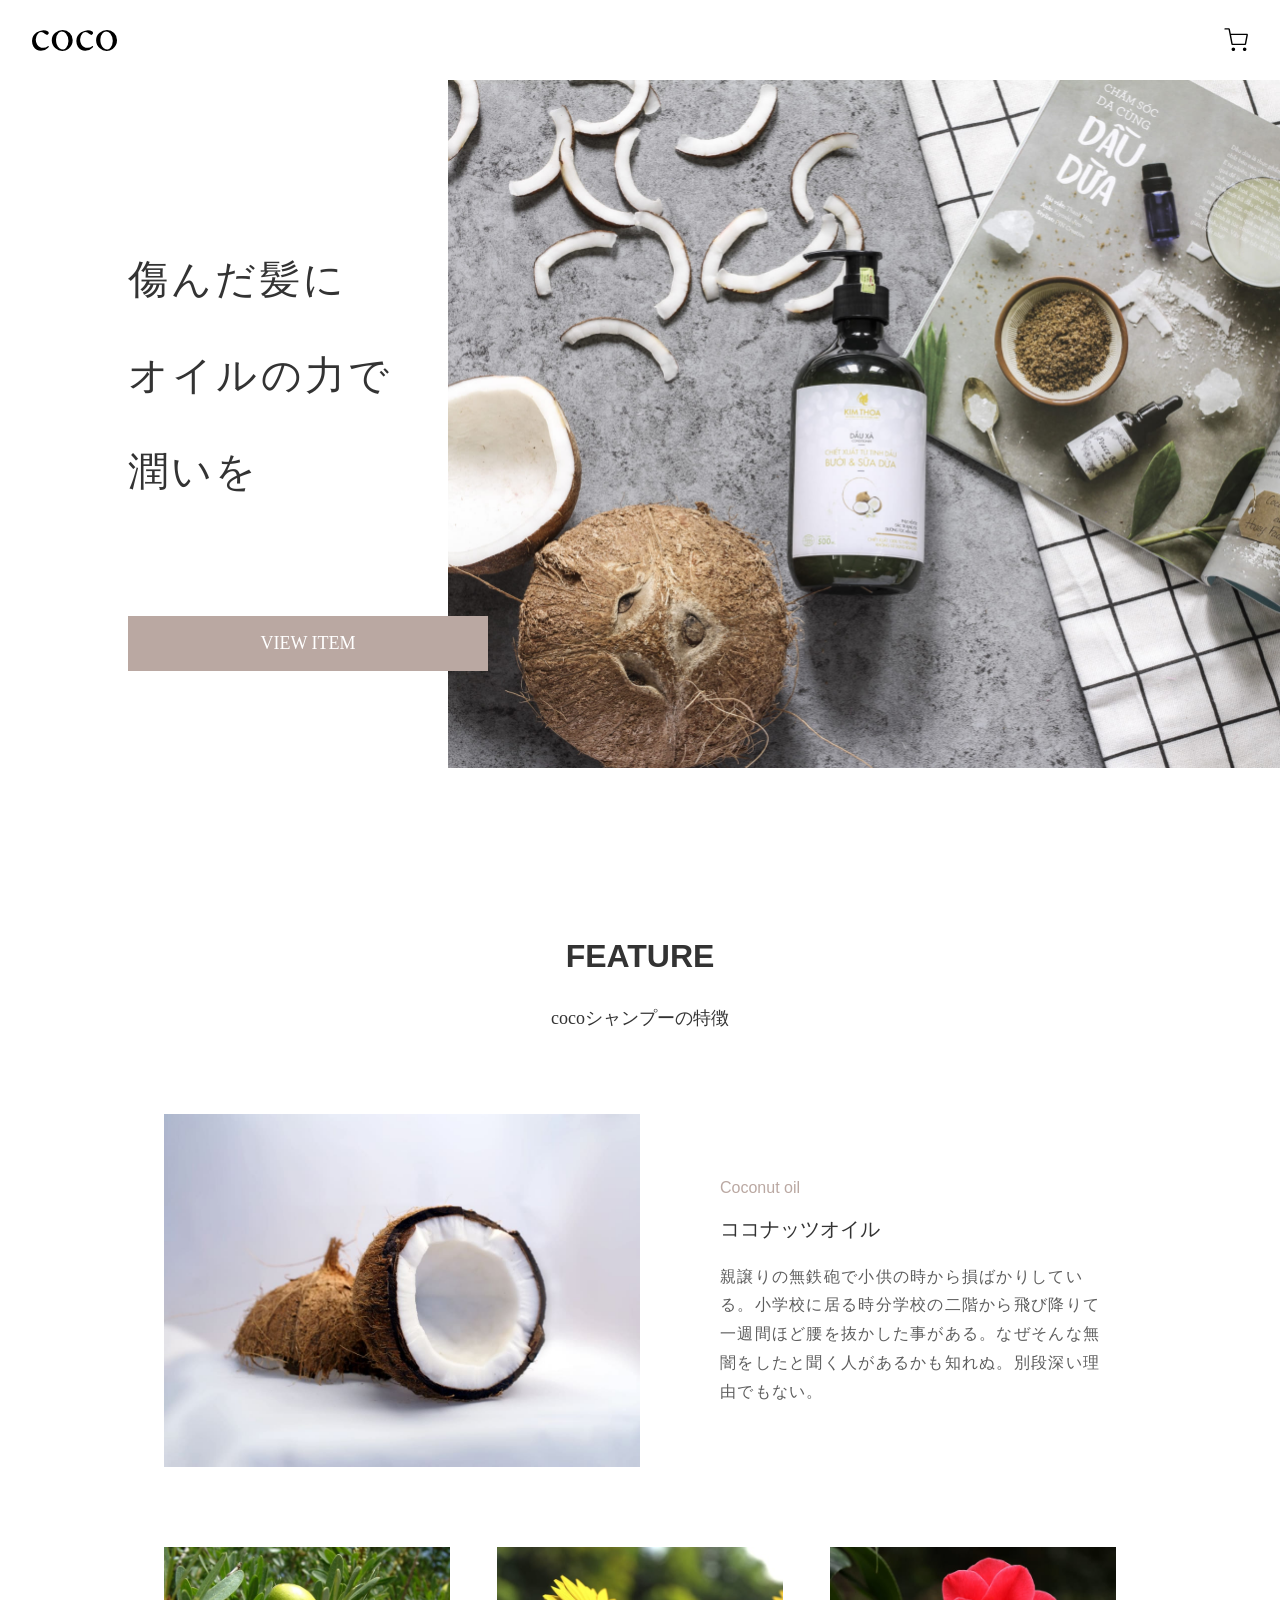
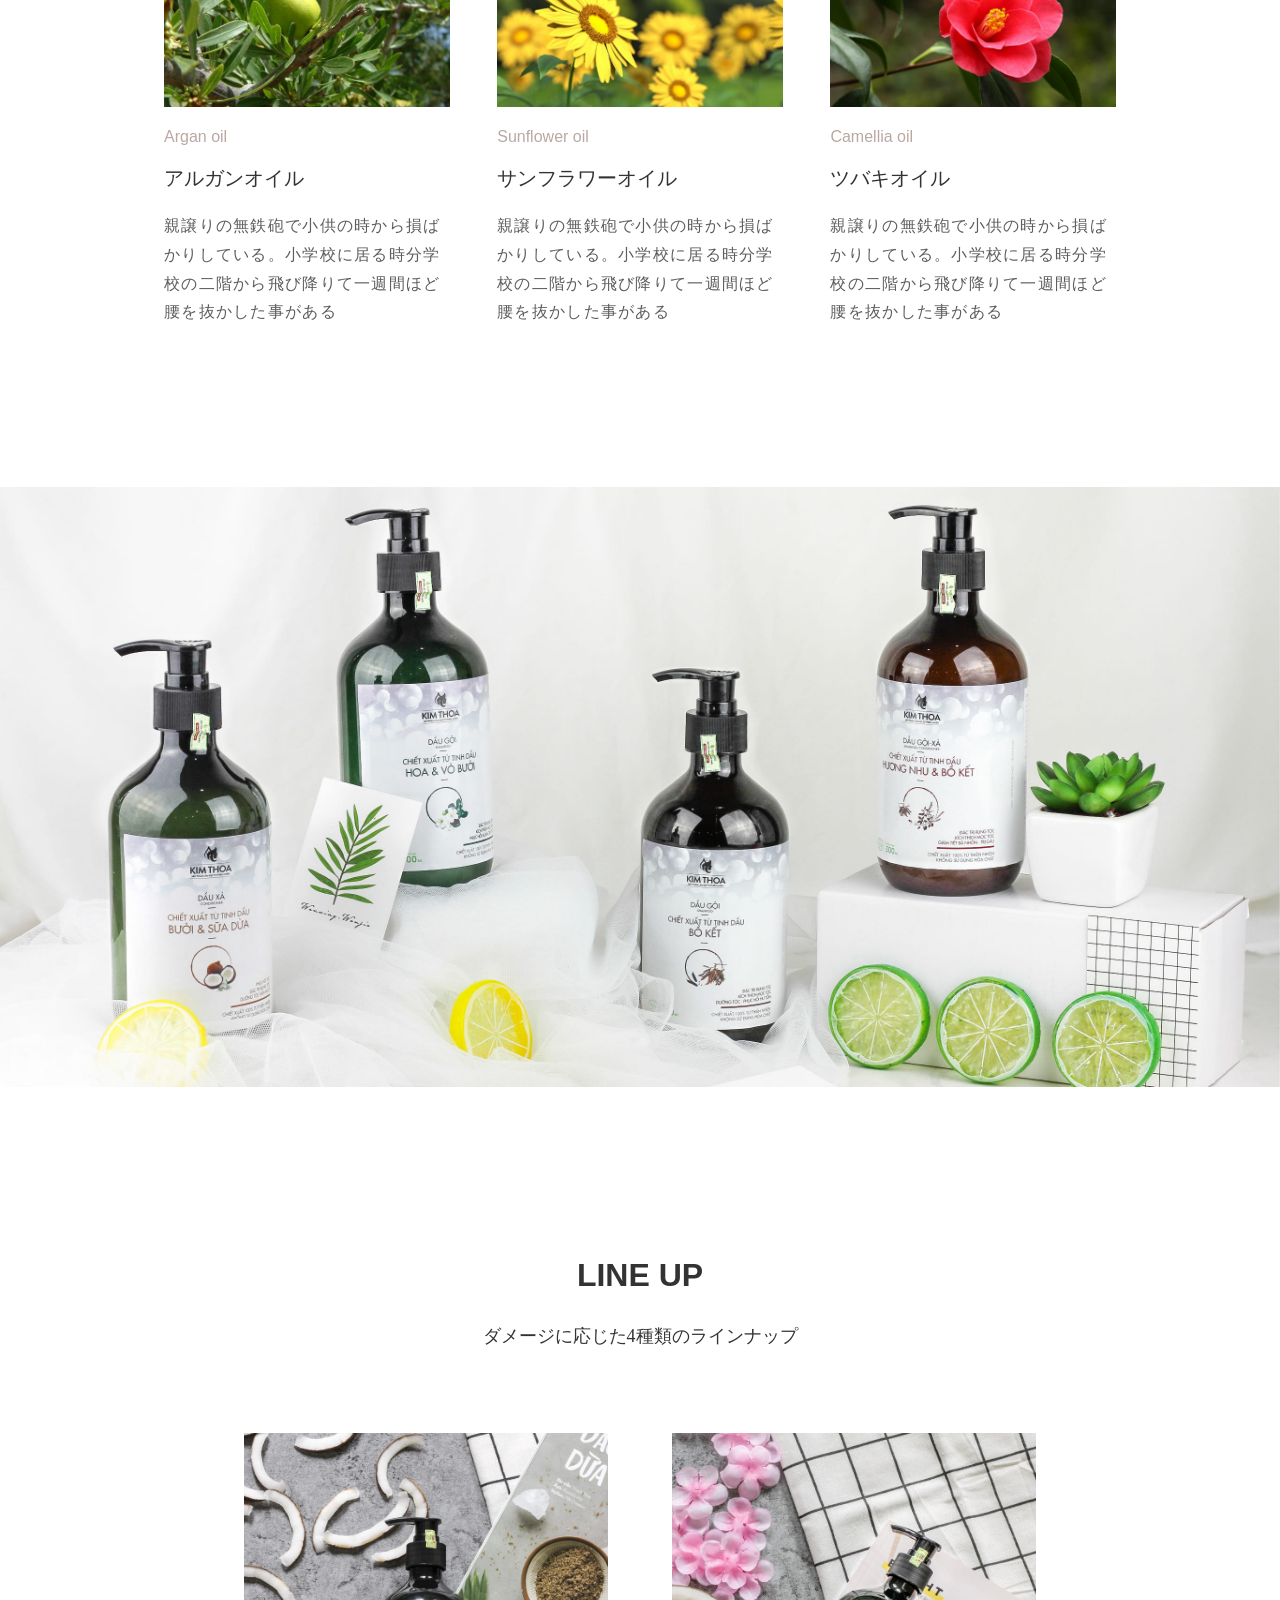
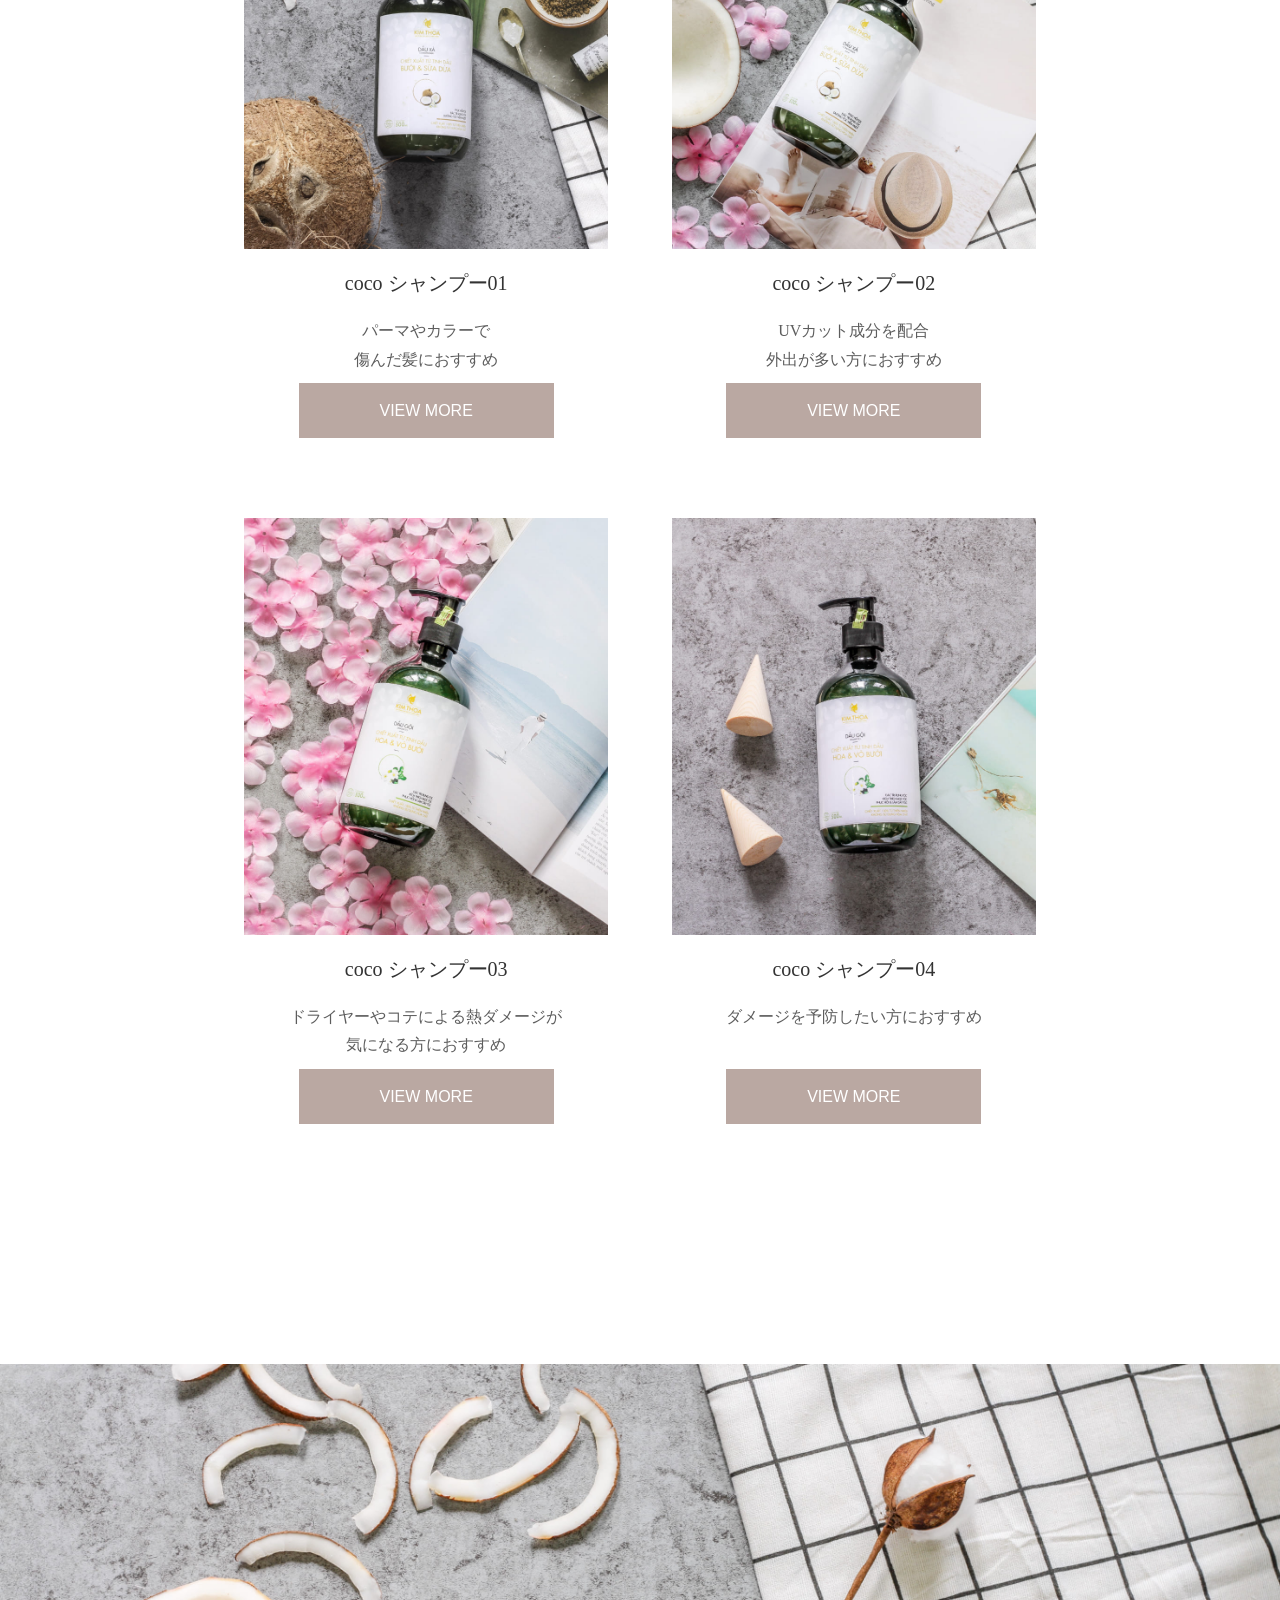
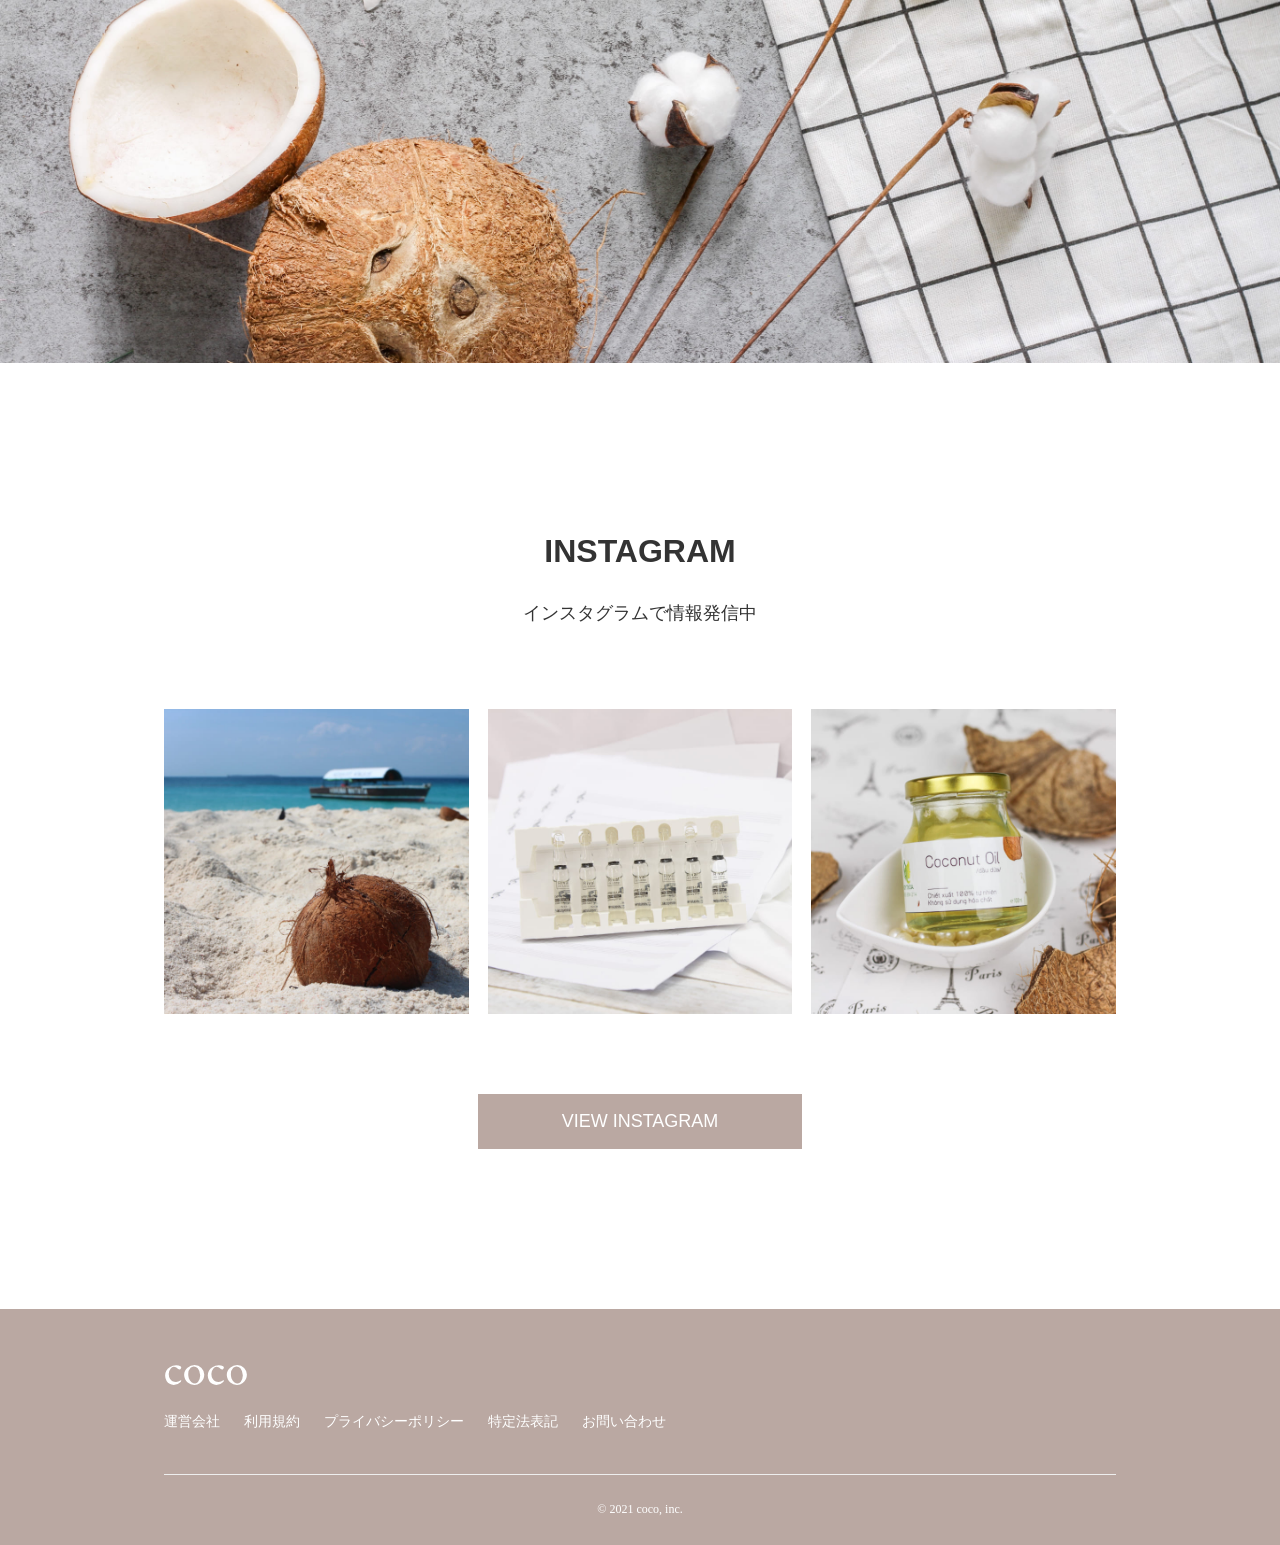
<file: index.html>
<!DOCTYPE html>
<html lang="ja">

<head>
  <meta charset="UTF-8">
  <meta name="viewport" content="width=device-width, initial-scale=1.0">
  <title>Coco_design</title>
  <link href="assets/css/style.min.css" rel="stylesheet" media="all">
</head>

<body>
  <!--   header   -->
  <header id="header">
    <div class="header">
      <h1 class="logo">
        <a href="index.html">
          <img src="./assets/img/logo.svg" alt="COCO">
        </a>
      </h1>
      <div class="nav">
        <a href="product.html">
          <img src="./assets/img/icon-cart.svg" alt="カート">
        </a>
      </div>
    </div>
  </header>

  <main>
    <!--   FV   -->
    <section class="fv">
      <div class="fv__container">
        <div class="fv__container__img">
          <img class="img pci" src="./assets/img/bg-top-kv@2x.jpg" alt="cocoシャンプーのイメージ写真">
          <img class="img spi" src="./assets/img/bg-top-kv-sp@2x.jpg" alt="cocoシャンプーのイメージ写真">
        </div>
        <div class="fv__container__catch">
          <div class="fv__container__catch__text">
            <h2>傷んだ髪に
              <br>オイルの力で
              <br>潤いを
            </h2>
          </div>
          <div>
            <a class="fv__container__catch__btn" href="#">VIEW ITEM</a>
          </div>
        </div>
      </div>
    </section>

    <!--   FEATURE   -->
    <section id="feature" class="wrapper">
      <div class="title">
        <h2 class="en">FEATURE</h2>
        <p>cocoシャンプーの特徴</p>
      </div>
      <div class="feature">
        <div class="feature__list01">
          <div class="feature__list01__img">
            <div class="feature-img"><img src="./assets/img/pic-top-feature-coconut@2x.jpg" alt="ココナッツの写真"></div>
          </div>
          <div class="feature__list01__text">
            <p class="feature-title-sup en">Coconut oil</p>
            <h3 class="feature-title">ココナッツオイル</h3>
            <p class="feature-text">親譲りの無鉄砲で小供の時から損ばかりしている。小学校に居る時分学校の二階から飛び降りて一週間ほど腰を抜かした事がある。なぜそんな無闇をしたと聞く人があるかも知れぬ。別段深い理由でもない。</p>
          </div>
        </div>
        <div class="feature__list02">
          <ul>
            <li>
              <div class="feature-img"><img src="./assets/img/pic-top-feature-argan@2x.jpg" alt="アルガンオリーブの写真"></div>
              <p class="feature-title-sup en">Argan oil</p>
              <h3 class="feature-title">アルガンオイル</h3>
              <p class="feature-text">親譲りの無鉄砲で小供の時から損ばかりしている。小学校に居る時分学校の二階から飛び降りて一週間ほど腰を抜かした事がある</p>
            </li>
            <li>
              <div class="feature-img"><img src="./assets/img/pic-top-feature-sunflower@2x.jpg" alt="サンフラワーの写真"></div>
              <p class="feature-title-sup en">Sunflower oil</p>
              <h3 class="feature-title">サンフラワーオイル</h3>
              <p class="feature-text">親譲りの無鉄砲で小供の時から損ばかりしている。小学校に居る時分学校の二階から飛び降りて一週間ほど腰を抜かした事がある</p>
            </li>
            <li>
              <div class="feature-img"><img src="./assets/img/pic-top-feature-camellia@2x.jpg" alt="ツバキの写真"></div>
              <p class="feature-title-sup en">Camellia oil</p>
              <h3 class="feature-title">ツバキオイル</h3>
              <p class="feature-text">親譲りの無鉄砲で小供の時から損ばかりしている。小学校に居る時分学校の二階から飛び降りて一週間ほど腰を抜かした事がある</p>
            </li>
          </ul>
        </div>
      </div>
    </section>

    <!--   IMG   -->
    <div class="img"><img src="./assets/img/bg-lineup@2x.jpg" alt="商品の写真"></div>
    <!-- <div class="img spi"><img src="./assets/img/bg-lineup-sp@2x.jpg" alt="商品の写真"></div> -->

    <!--   LINE UP   -->
    <section id="line-up" class="inner">
      <div class="title">
        <h2 class="en">LINE UP</h2>
        <p>ダメージに応じた4種類のラインナップ</p>
      </div>
      <div class="line-up">
        <ul>
          <li>
            <div class="line-up__img"><img src="./assets/img/pic-product@2x.jpg" alt="シャンプー01の画像"></div>
            <h3 class="line-up__title">coco シャンプー01</h3>
            <p class="line-up__text">パーマやカラーで
              <br>傷んだ髪におすすめ
            </p>
            <a class="line-up__btn en" href="product.html">VIEW MORE</a>
          </li>
          <li>
            <div class="line-up__img"><img src="./assets/img/pic-product02@2x.jpg" alt="シャンプー02の画像"></div>
            <h3 class="line-up__title">coco シャンプー02</h3>
            <p class="line-up__text">UVカット成分を配合
              <br>外出が多い方におすすめ
            </p>
            <a class="line-up__btn en" href="product.html">VIEW MORE</a>
          </li>
          <li>
            <div class="line-up__img"><img src="./assets/img/pic-product03@2x.jpg" alt="シャンプー03の画像"></div>
            <h3 class="line-up__title">coco シャンプー03</h3>
            <p class="line-up__text">ドライヤーやコテによる熱ダメージが
              <br>気になる方におすすめ
            </p>
            <a class="line-up__btn en" href="product.html">VIEW MORE</a>
          </li>
          <li>
            <div class="line-up__img"><img src="./assets/img/pic-product04@2x.jpg" alt="シャンプー04の画像"></div>
            <h3 class="line-up__title">coco シャンプー04</h3>
            <p class="line-up__text">ダメージを予防したい方におすすめ</p>
            <a class="line-up__btn en" href="product.html">VIEW MORE</a>
          </li>
        </ul>
      </div>
    </section>

    <!--   IMG   -->
    <div class="img"><img src="./assets/img/bg-instagram@2x.jpg" alt="オーガニックのイメージ写真"></div>
    <!-- <div class="img spi"><img src="./assets/img/bg-instagram-sp@2x.jpg" alt="オーガニックのイメージ写真"></div> -->

    <!--   INSTAGRAM   -->
    <section id="instagram" class="wrapper">
      <div class="title">
        <h2 class="en">INSTAGRAM</h2>
        <p>インスタグラムで情報発信中</p>
      </div>
      <div class="instagram">
        <ul>
          <li>
            <img src="./assets/img/pic-top-instagram-post@2x.jpg" alt="砂浜のココナッツと海の写真">
          </li>
          <li>
            <img src="./assets/img/pic-top-instagram-post02@2x.jpg" alt="オイルの写真">
          </li>
          <li>
            <img src="./assets/img/pic-top-instagram-post03@2x.jpg" alt="ココナッツオイルの写真">
          </li>
        </ul>
      </div>
      <a class="instagram__btn en" href="#">VIEW INSTAGRAM</a>
    </section>
  </main>

  <!--   footer   -->
  <footer id="footer">
    <div class="footer">
      <div class="wrapper">
        <div class="logo-white"><img src="./assets/img/logo-white.svg" alt="COCO"></div>
        <div class="nav">
          <ul>
            <li><a href="#">運営会社</a></li>
            <li><a href="#">利用規約</a></li>
            <li><a href="#">プライバシーポリシー</a></li>
            <li><a href="#">特定法表記</a></li>
            <li><a href="#">お問い合わせ</a></li>
          </ul>
        </div>
        <div class="copyright">
          <p>&copy; 2021 coco, inc.</p>
        </div>
      </div>
    </div>
  </footer>

  <!--
  --------------------------------------
  ------------------- jsファイル読み込み
  --------------------------------------
  -->
  <script src="assets/js/jquery-3.1.0.min.js"></script>
  <script src="assets/js/common.js"></script>
</body>

</html>
</file>
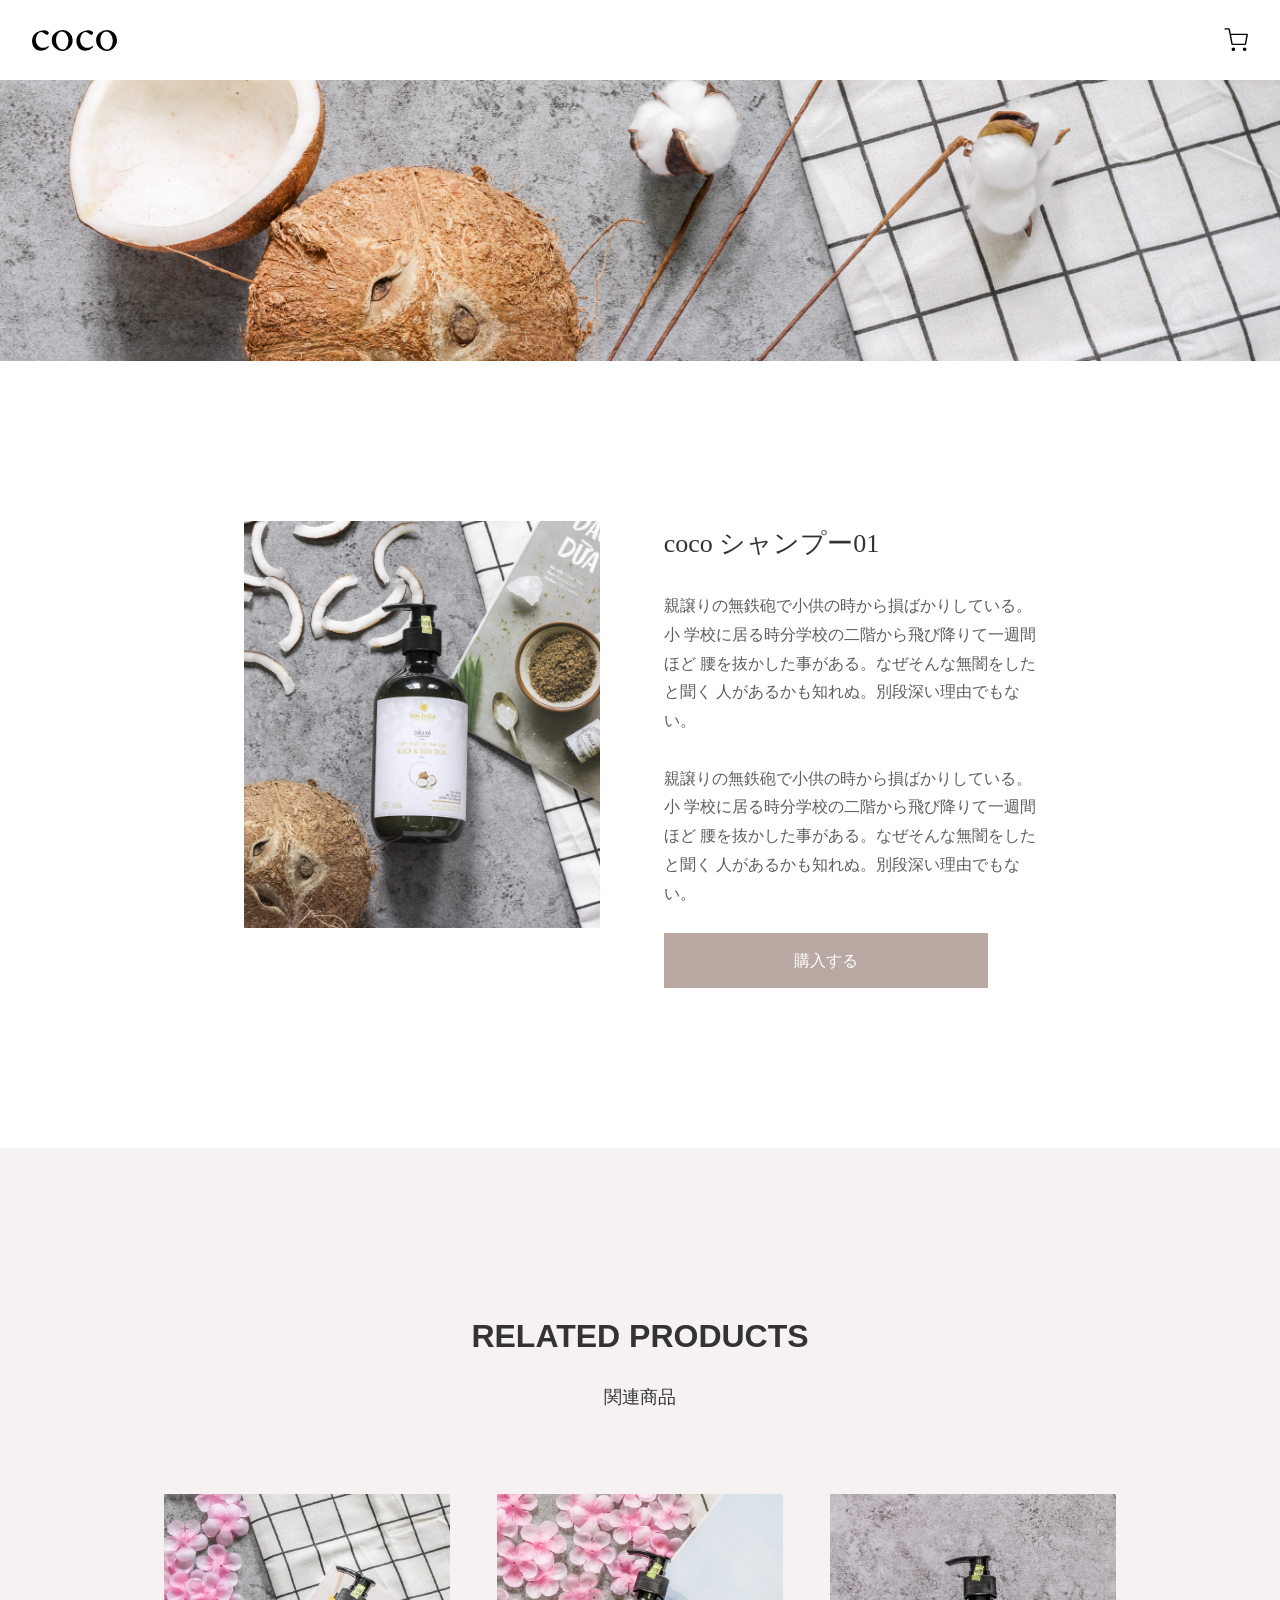
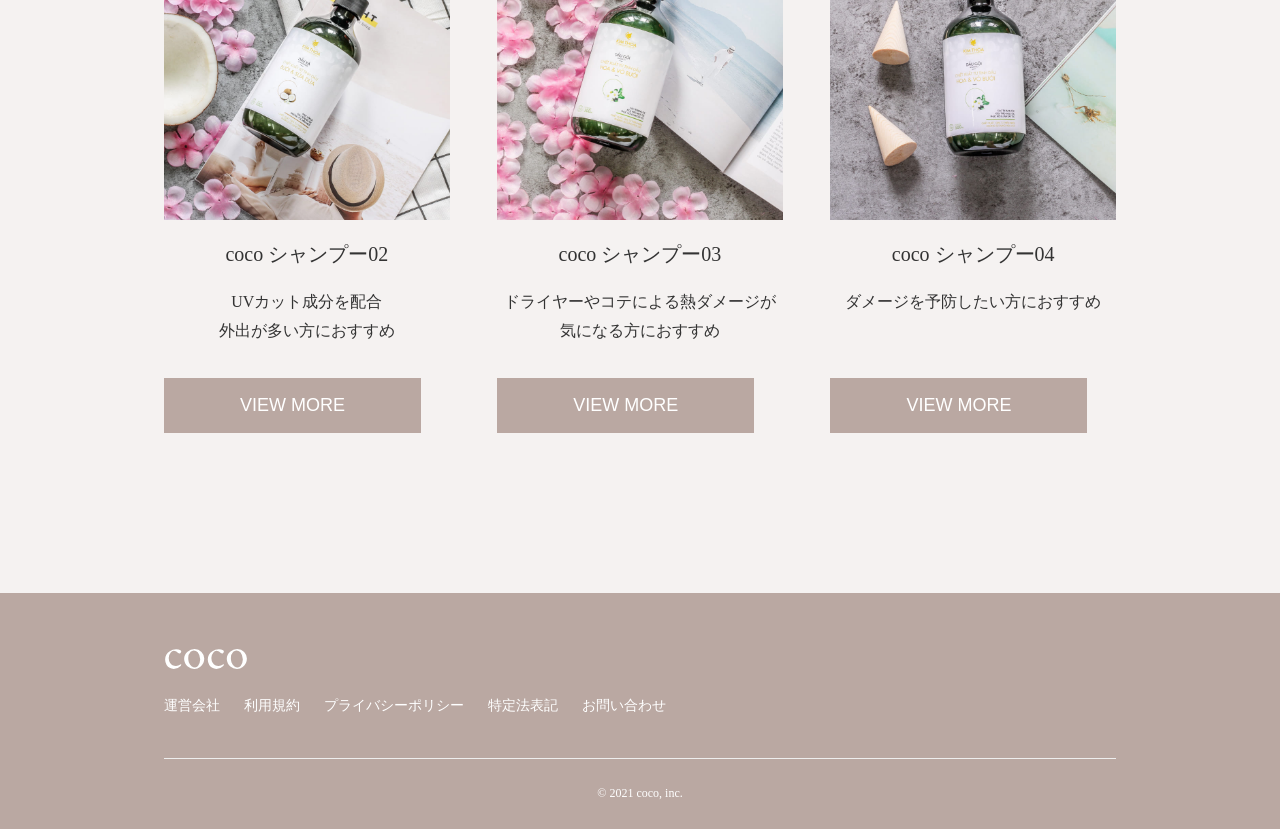
<file: product.html>
<!DOCTYPE html>
<html lang="ja">

<head>
    <meta charset="UTF-8">
    <meta name="viewport" content="width=device-width, initial-scale=1.0">
    <title>Coco_design</title>
    <link href="assets/css/style.min.css" rel="stylesheet" media="all">

</head>

<body>
    <!--   header   -->
    <header id="header">
        <div class="header">
            <h1 class="logo">
                <a href="index.html">
                    <img src="./assets/img/logo.svg" alt="COCO">
                </a>
            </h1>
            <div class="nav">
                <a href="product.html">
                    <img src="./assets/img/icon-cart.svg" alt="カート">
                </a>
            </div>
        </div>
    </header>

    <main>
        <!--   mainvisual   -->
        <div id="mainvisual">
            <img class="pci" src="./assets/img/bg-product-kv@2x.jpg" alt="オーガニックのイメージ写真">
            <img class="spi" src="./assets/img/bg-product-kv-sp@2x.jpg" alt="オーガニックのイメージ写真">
        </div>

        <!--   content   -->
        <section id="content">
            <div class="content inner">
                <div class="content__img">
                    <img src="./assets/img/pic-product@2x.jpg" alt="シャンプー01の画像">
                </div>
                <div class="content__text">
                    <h2>coco シャンプー01</h2>
                    <p>親譲りの無鉄砲で小供の時から損ばかりしている。小 学校に居る時分学校の二階から飛び降りて一週間ほど 腰を抜かした事がある。なぜそんな無闇をしたと聞く 人があるかも知れぬ。別段深い理由でもない。
                        <br><br>親譲りの無鉄砲で小供の時から損ばかりしている。小 学校に居る時分学校の二階から飛び降りて一週間ほど 腰を抜かした事がある。なぜそんな無闇をしたと聞く 人があるかも知れぬ。別段深い理由でもない。
                    </p>
                    <a class="content__text__btn" href="#">購入する</a>
                </div>
            </div>
        </section>

        <!--   RELATED PRODUCTS   -->
        <section id="related">
            <div class="title">
                <h2 class="en">RELATED PRODUCTS</h2>
                <p>関連商品</p>
            </div>
            <div class="related wrapper">
                <ul>
                    <li>
                        <img src="./assets/img/pic-product02@2x.jpg" alt="シャンプー02の画像">
                        <h3 class="related__title">coco シャンプー02</h3>
                        <p class="related__text">UVカット成分を配合
                            <br>外出が多い方におすすめ
                        </p>
                        <a class="related__btn en" href="#">VIEW MORE</a>
                    </li>
                    <li>
                        <div class="related__img"><img src="./assets/img/pic-product03@2x.jpg" alt="シャンプー03の画像"></div>
                        <h3 class="related__title">coco シャンプー03 </h3>
                        <p class="related__text">ドライヤーやコテによる熱ダメージが
                            <br>気になる方におすすめ
                        </p>
                        <a class="related__btn en" href="#">VIEW MORE</a>
                    </li>
                    <li>
                        <div class="related__img"><img src="./assets/img/pic-product04@2x.jpg" alt="シャンプー04の画像"></div>
                        <h3 class="related__title">coco シャンプー04</h3>
                        <p class="related__text">ダメージを予防したい方におすすめ</p>
                        <a class="related__btn en" href="#">VIEW MORE</a>
                    </li>
                </ul>


            </div>
        </section>



    </main>

    <!--   footer   -->
    <footer id="footer">
        <div class="footer">
            <div class="wrapper">
                <div class="logo-white"><img src="./assets/img/logo-white.svg" alt="COCO"></div>
                <div class="nav">
                    <ul>
                        <li><a href="#">運営会社</a></li>
                        <li><a href="#">利用規約</a></li>
                        <li><a href="#">プライバシーポリシー</a></li>
                        <li><a href="#">特定法表記</a></li>
                        <li><a href="#">お問い合わせ</a></li>
                    </ul>
                </div>
                <div class="copyright">
                    <p>&copy; 2021 coco, inc.</p>
                </div>
            </div>
        </div>
    </footer>
</body>

</html>
</file>
<file: assets/css/style.min.css>
/*! destyle.css v3.0.2 | MIT License | https://github.com/nicolas-cusan/destyle.css */*,::before,::after{-webkit-box-sizing:border-box;box-sizing:border-box;border-width:0;border-style:solid}html{line-height:1.15;-webkit-text-size-adjust:100%;-webkit-tap-highlight-color:rgba(0,0,0,0)}body{margin:0}main{display:block}p,table,blockquote,address,pre,iframe,form,figure,dl{margin:0}h1,h2,h3,h4,h5,h6{margin:0;font-size:inherit;font-weight:inherit}ul,ol{margin:0;padding:0;list-style:none}dt{font-weight:bold}dd{margin-left:0}hr{clear:both;overflow:visible;-webkit-box-sizing:content-box;box-sizing:content-box;height:0;margin:0;color:inherit;border-top-width:1px}pre{font-family:monospace,monospace;font-size:inherit}address{font-style:inherit}a{text-decoration:none;color:inherit;background-color:rgba(0,0,0,0)}abbr[title]{text-decoration:underline dotted;-webkit-text-decoration:underline dotted}b,strong{font-weight:bolder}code,kbd,samp{font-family:monospace,monospace;font-size:inherit}small{font-size:80%}sub,sup{position:relative;vertical-align:baseline;font-size:75%;line-height:0}sub{bottom:-0.25em}sup{top:-0.5em}svg,img,embed,object,iframe{vertical-align:bottom}button,input,optgroup,select,textarea{margin:0;padding:0;text-align:inherit;vertical-align:middle;text-transform:inherit;color:inherit;border-radius:0;background:rgba(0,0,0,0);font:inherit;-webkit-appearance:none;-moz-appearance:none;appearance:none}[type=checkbox]{-webkit-appearance:checkbox;-moz-appearance:checkbox;appearance:checkbox}[type=radio]{-webkit-appearance:radio;-moz-appearance:radio;appearance:radio}button,[type=button],[type=reset],[type=submit]{cursor:pointer}button:disabled,[type=button]:disabled,[type=reset]:disabled,[type=submit]:disabled{cursor:default}:-moz-focusring{outline:auto}select:disabled{opacity:inherit}option{padding:0}fieldset{min-width:0;margin:0;padding:0}legend{padding:0}progress{vertical-align:baseline}textarea{overflow:auto}[type=number]::-webkit-inner-spin-button,[type=number]::-webkit-outer-spin-button{height:auto}[type=search]{outline-offset:-2px}[type=search]::-webkit-search-decoration{-webkit-appearance:none}::-webkit-file-upload-button{font:inherit;-webkit-appearance:button}label[for]{cursor:pointer}details{display:block}summary{display:list-item}[contenteditable]:focus{outline:auto}table{border-collapse:collapse;border-color:inherit}caption{text-align:left}td,th{padding:0;vertical-align:top}th{text-align:left;font-weight:bold}html{overflow:auto;height:100%;font-family:"源ノ明朝","Noto Serif JP",serif;font-weight:400;-webkit-font-smoothing:antialiased;-moz-osx-font-smoothing:grayscale;-webkit-text-size-adjust:100%;-ms-text-size-adjust:100%}.en{font-family:"Lato",sans-serif}body{overflow:hidden;min-width:100%;text-align:left;line-height:1.8}*{outline:none}img{display:block;max-width:100%}h1,h2,h3,h4,h5,h6{font-size:100%}html{font-size:62.5%}body{color:#333;font-size:1.6rem}a,a:link{text-decoration:none}a{display:block;-webkit-transition:all .5s;transition:all .5s}a:hover{opacity:.7}.pci{display:inline}@media(max-width: 768px){.pci{display:none !important}}.spi{display:none}@media(max-width: 768px){.spi{display:inline}}.wrapper{max-width:1080px;margin:0 auto;margin-bottom:160px;padding:0 5%}@media(max-width: 900px){.wrapper{max-width:100%;margin-bottom:96px}}.inner{max-width:920px;margin:0 auto;margin-bottom:160px;padding:0 5%}@media(max-width: 900px){.inner{max-width:100%;margin-bottom:96px}}main{padding-top:80px}@media(max-width: 768px){main{padding-top:60px}}body{position:relative;min-height:100vh}.title{margin-bottom:80px;text-align:center}@media(max-width: 768px){.title{margin-bottom:48px}}.title h2{font-size:3.2rem;font-weight:700}@media(max-width: 768px){.title h2{font-size:2rem}}.title p{margin-top:16px;font-size:1.8rem}@media(max-width: 768px){.title p{margin-top:14px;font-size:1.4rem}}.header{position:fixed;z-index:10;right:0;left:0;display:-webkit-box;display:-ms-flexbox;display:flex;-webkit-box-align:center;-ms-flex-align:center;align-items:center;-webkit-box-pack:justify;-ms-flex-pack:justify;justify-content:space-between;height:80px;padding:0 32px}@media(max-width: 768px){.header{height:60px;padding:0 5%}}.header .logo{width:85px}@media(max-width: 768px){.header .logo{width:70px}}.header .nav{width:24px}.fv{margin-bottom:160px}@media(max-width: 768px){.fv{margin-bottom:175px}}.fv__container{display:-webkit-box;display:-ms-flexbox;display:flex;-webkit-box-align:center;-ms-flex-align:center;align-items:center;-webkit-box-orient:horizontal;-webkit-box-direction:reverse;-ms-flex-direction:row-reverse;flex-direction:row-reverse}@media(max-width: 768px){.fv__container{-webkit-box-align:start;-ms-flex-align:start;align-items:flex-start;-webkit-box-orient:vertical;-webkit-box-direction:normal;-ms-flex-direction:column;flex-direction:column;-webkit-box-pack:start;-ms-flex-pack:start;justify-content:flex-start}}.fv__container__img{width:calc(100% - 320px - 10%)}@media(max-width: 768px){.fv__container__img{width:100%}}.fv__container__img img{width:100%;height:688px;-o-object-fit:cover;object-fit:cover}@media(max-width: 768px){.fv__container__img img{height:auto;-o-object-fit:contain;object-fit:contain}}.fv__container__catch{width:320px}@media(max-width: 768px){.fv__container__catch{padding-left:5%}}.fv__container__catch__text h2{width:278px;margin-bottom:96px;letter-spacing:.08em;font-size:4rem;font-weight:500;line-height:2.4}@media(max-width: 768px){.fv__container__catch__text h2{margin-bottom:24px;padding-top:24px;letter-spacing:.48em;font-size:2.4rem;font-weight:500;line-height:2.2}}.fv__container__catch__btn{position:absolute;width:360px;height:55px;text-align:center;color:#fff;background-color:#baa8a2;font-size:1.8rem;line-height:55px}@media(max-width: 768px){.fv__container__catch__btn{width:260px;font-size:1.6rem}}.feature{display:-webkit-box;display:-ms-flexbox;display:flex;-webkit-box-orient:vertical;-webkit-box-direction:normal;-ms-flex-direction:column;flex-direction:column}.feature p:first-child{margin-top:0}@media(max-width: 768px){.feature p:first-child{margin-top:16px}}.feature .feature-title-sup{margin-top:16px;margin-bottom:8px;color:#baa8a2}@media(max-width: 768px){.feature .feature-title-sup{font-size:1.4rem}}.feature .feature-title{margin-bottom:16px;font-size:2rem;font-weight:500}@media(max-width: 768px){.feature .feature-title{font-size:1.8rem}}.feature .feature-text{letter-spacing:1.28px;color:#5d5d5d}@media(max-width: 768px){.feature .feature-text{font-size:1.4rem}}.feature__list01{display:-webkit-box;display:-ms-flexbox;display:flex;-webkit-box-align:center;-ms-flex-align:center;align-items:center;-webkit-box-orient:horizontal;-webkit-box-direction:normal;-ms-flex-direction:row;flex-direction:row;margin-bottom:80px}@media(max-width: 768px){.feature__list01{-webkit-box-orient:vertical;-webkit-box-direction:normal;-ms-flex-direction:column;flex-direction:column;margin-bottom:48px}}.feature__list01__img{width:50%}@media(max-width: 768px){.feature__list01__img{width:100%}}.feature__list01__text{width:50%;padding-left:80px}@media(max-width: 768px){.feature__list01__text{width:100%;padding-left:0}}.feature__list02 ul{display:-webkit-box;display:-ms-flexbox;display:flex;-webkit-box-orient:horizontal;-webkit-box-direction:normal;-ms-flex-direction:row;flex-direction:row;-webkit-box-pack:justify;-ms-flex-pack:justify;justify-content:space-between}@media(max-width: 768px){.feature__list02 ul{-webkit-box-orient:vertical;-webkit-box-direction:normal;-ms-flex-direction:column;flex-direction:column}}.feature__list02 ul li{width:30%}@media(max-width: 768px){.feature__list02 ul li{width:100%;margin-bottom:48px}}.feature__list02 ul li:last-child{margin-bottom:0}@media(max-width: 768px){.feature__list02 ul li img{width:100%}}.img img{margin-bottom:160px}@media(max-width: 768px){.img img{margin-bottom:96px}}.line-up{margin-bottom:80px}.line-up ul{display:-webkit-box;display:-ms-flexbox;display:flex;-ms-flex-wrap:wrap;flex-wrap:wrap;-webkit-box-pack:justify;-ms-flex-pack:justify;justify-content:space-between;text-align:center}@media(max-width: 768px){.line-up ul{-webkit-box-orient:vertical;-webkit-box-direction:normal;-ms-flex-direction:column;flex-direction:column}}.line-up ul li{width:46%;margin-bottom:80px}@media(max-width: 768px){.line-up ul li{width:100%;margin-bottom:48px}}.line-up ul:last-child{margin-bottom:0}.line-up__title{margin:16px 0;font-size:2rem;font-weight:500}@media(max-width: 768px){.line-up__title{font-size:1.8rem}}.line-up__text{height:50px;margin-bottom:16px;color:#5d5d5d}@media(max-width: 768px){.line-up__text{height:45px}}.line-up__btn{width:70%;height:55px;margin:0 auto;color:#fff;background:#baa8a2;line-height:55px}@media(max-width: 768px){.line-up__btn{line-height:55px}}.instagram ul{display:-webkit-box;display:-ms-flexbox;display:flex;-webkit-box-pack:justify;-ms-flex-pack:justify;justify-content:space-between;margin-bottom:80px}@media(max-width: 768px){.instagram ul{margin-bottom:48px}}.instagram ul li{width:32%}.instagram__btn{width:324px;height:55px;margin:0 auto;text-align:center;color:#fff;background:#baa8a2;font-size:1.8rem;line-height:55px}@media(max-width: 768px){.instagram__btn{width:260px;font-size:1.6rem}}.footer{padding-top:56px;padding-bottom:24px;color:#fff;background:#baa8a2}@media(max-width: 768px){.footer{padding-top:40px;padding-bottom:16px}}.footer .logo-white img{width:84px;height:20px}@media(max-width: 768px){.footer .logo-white img{margin:0 auto}}.footer .nav{margin-top:24px;padding-bottom:40px;border-bottom:1px solid #eee}@media(max-width: 768px){.footer .nav{padding-bottom:16px}}.footer .nav ul{display:-webkit-box;display:-ms-flexbox;display:flex;-webkit-box-pack:start;-ms-flex-pack:start;justify-content:flex-start}@media(max-width: 768px){.footer .nav ul{-ms-flex-wrap:wrap;flex-wrap:wrap;-webkit-box-pack:center;-ms-flex-pack:center;justify-content:center}}.footer .nav ul li{padding-right:24px;font-size:1.4rem}@media(max-width: 768px){.footer .nav ul li{padding-right:16px;font-size:1.2rem}}.footer .nav ul li:last-child{padding-right:0}.footer .copyright p{margin-top:24px;text-align:center;font-size:1.2rem}@media(max-width: 768px){.footer .copyright p{margin-top:16px}}.footer .wrapper{margin-bottom:0}.mainvisual img{height:calc(100vh - 80px);-o-object-fit:cover;object-fit:cover}.content{display:-webkit-box;display:-ms-flexbox;display:flex;-webkit-box-align:start;-ms-flex-align:start;align-items:start;margin-top:160px}@media(max-width: 768px){.content{-webkit-box-orient:vertical;-webkit-box-direction:normal;-ms-flex-direction:column;flex-direction:column;margin-top:96px}}.content__img{width:45%}@media(max-width: 768px){.content__img{width:100%}}.content__text{width:55%;padding-left:8%}@media(max-width: 768px){.content__text{width:100%;margin-top:16px;padding-left:0}}.content__text h2{margin-bottom:24px;font-size:2.6rem;font-weight:500}@media(max-width: 768px){.content__text h2{margin-bottom:16px;font-size:2.2rem}}.content__text p{margin-bottom:24px;color:#5d5d5d}@media(max-width: 768px){.content__text p{margin-bottom:16px;font-size:1.4rem}}.content__text__btn{width:324px;height:55px;text-align:center;color:#fff;background:#baa8a2;font-weight:500;line-height:55px}@media(max-width: 768px){.content__text__btn{width:260px;margin:0 auto}}#related{padding:160px 0;background-color:rgba(186,168,162,.15)}@media(max-width: 768px){#related{padding:96px 0}}#related .wrapper{margin-bottom:0}.related ul{display:-webkit-box;display:-ms-flexbox;display:flex;-webkit-box-pack:justify;-ms-flex-pack:justify;justify-content:space-between;text-align:center}@media(max-width: 768px){.related ul{-webkit-box-orient:vertical;-webkit-box-direction:normal;-ms-flex-direction:column;flex-direction:column}}.related li{width:30%}@media(max-width: 768px){.related li{width:100%;margin-bottom:48px}}@media(max-width: 768px){.related li:last-child{margin-bottom:0}}.related__title{margin:16px 0;font-size:2rem;font-weight:500}@media(max-width: 768px){.related__title{font-size:1.8rem}}.related__text{height:50px;margin-bottom:40px}@media(max-width: 768px){.related__text{font-size:1.4rem}}.related__btn{width:90%;height:55px;color:#fff;background:#baa8a2;font-size:1.8rem;font-weight:500;line-height:55px}@media(max-width: 768px){.related__btn{margin:0 auto;font-size:1.6rem}}#error{text-align:center}#error h2{margin-top:160px;margin-bottom:16px;font-size:3.6rem;font-weight:700}@media(max-width: 768px){#error h2{margin-top:96px}}#error h3{margin-bottom:40px;font-size:1.8rem}#error p{margin-bottom:40px;color:#5d5d5d}#error .top-btn{width:324px;height:55px;margin:0 auto;margin-bottom:160px;color:#fff;background:#baa8a2;font-size:1.8rem;line-height:55px}@media(max-width: 768px){#error .top-btn{width:260px;margin-bottom:96px;font-size:1.6rem}}/*# sourceMappingURL=style.min.css.map */
</file>
